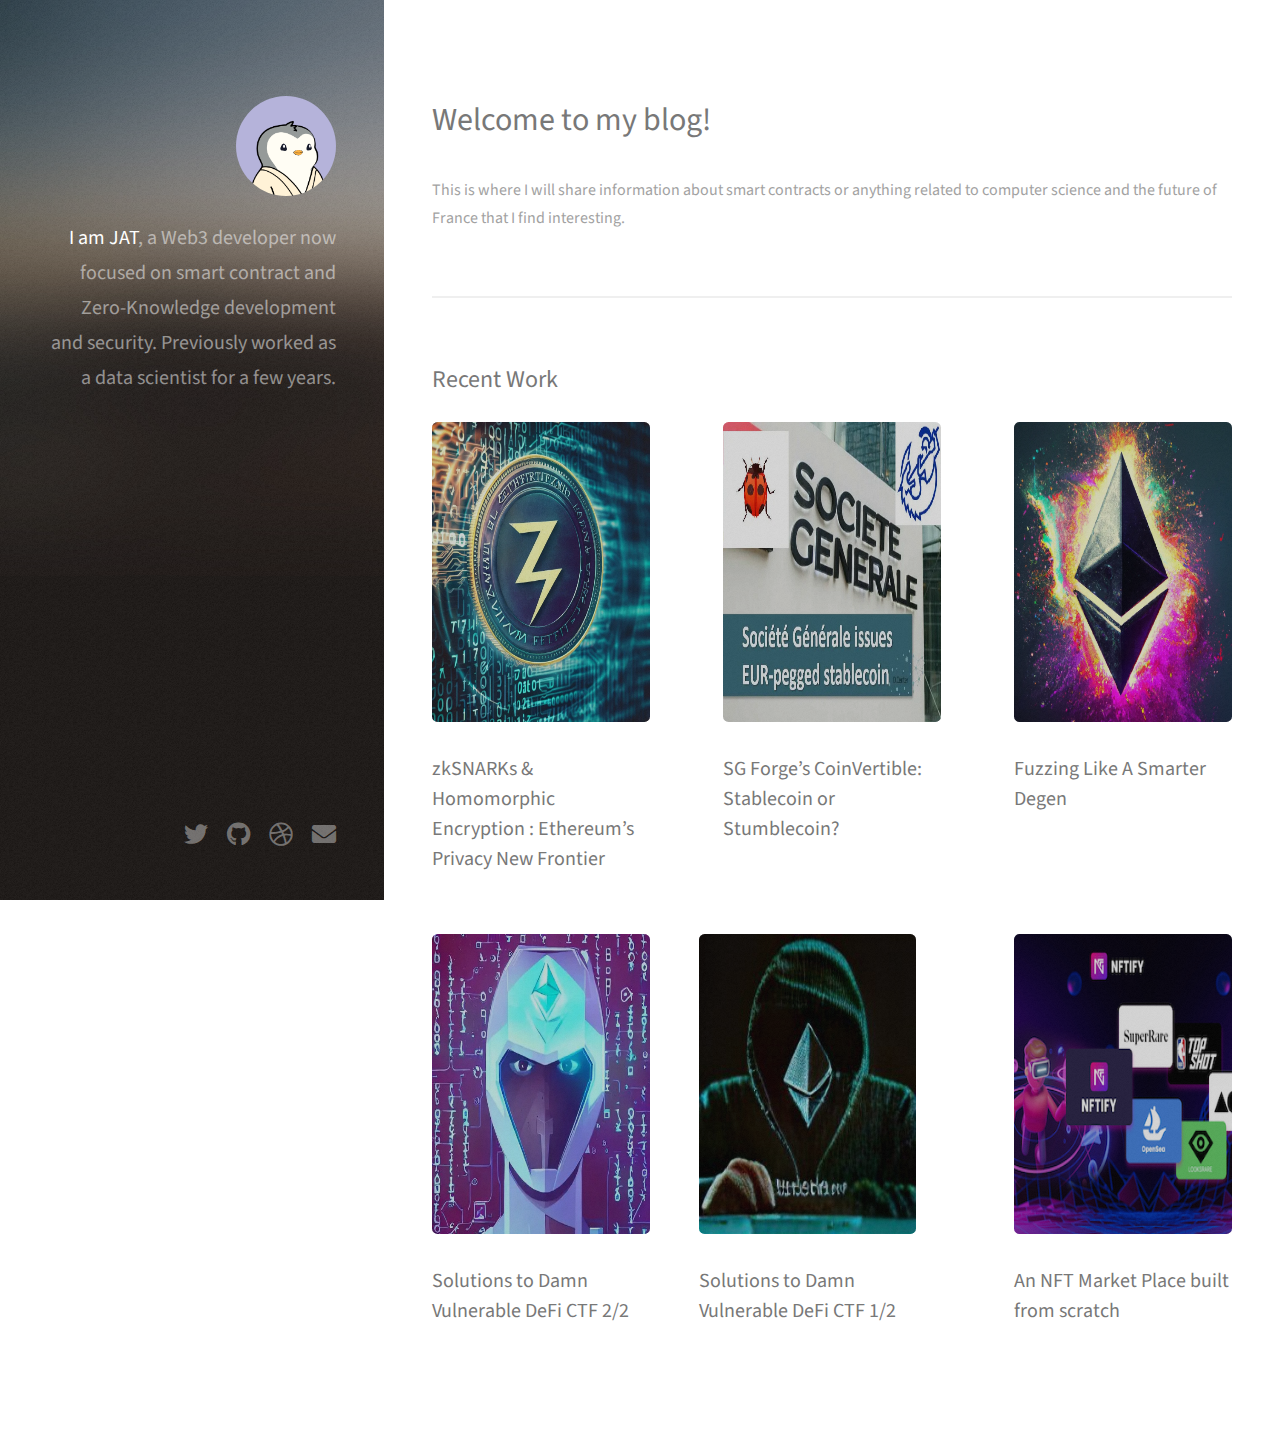
<file: index.html>
<!DOCTYPE HTML>
<!--
	Strata by HTML5 UP
	html5up.net | @ajlkn
	Free for personal and commercial use under the CCA 3.0 license (html5up.net/license)
-->
<style>
    .row {
        display: flex;
        justify-content: space-between;  /* This will space the columns evenly */
    }

    .column {
        flex-basis: 30%;  /* Each column will take up about 30% of the row width. Adjust this as needed. */
        margin-bottom: 40px;
    }

    .column h3 {
        max-width: 250px;  /* Set this width to an appropriate value to allow wrapping as needed */
        word-wrap: break-word;  /* This ensures long words can break across lines */
    }

    .column img {
        height: 300px;
        width: 300px;
    }
</style>
<html>
	<head>
		<title>JAT's den</title>
		<meta charset="utf-8" />
		<meta name="viewport" content="width=device-width, initial-scale=1, user-scalable=no" />
		<link rel="stylesheet" href="assets/css/main.css" />
	</head>
	<body class="is-preload">

		<!-- Header -->
			<header id="header">
				<div class="inner">
					<a href="#" class="image avatar"><img src="images/avatar.png" alt="" /></a>
					<h1><strong>I am JAT</strong>, <br>a Web3 developer now focused on smart contract and Zero-Knowledge development and security. <br> Previously worked as a data scientist for a few years.</h1>
				</div>
			</header>

		<!-- Main -->
			<div id="main">

				<!-- One -->
					<section id="one">
						<header class="major">
							<h2>Welcome to my blog!</h2>
						</header>
						<p>This is where I will share information about smart contracts or anything related to computer science and the future of France that I find interesting.</p>

					</section>

				<!-- Two -->
					<section id="two">
						<h2>Recent Work</h2>
						<div class="row">
							<div class="column">
								<a href="https://medium.com/@jat9292/zksnarks-homomorphic-encryption-ethereums-privacy-new-frontier-b30357236a7a" class="image fit thumb">
									<img src="images/thumbs/pt.webp" /></a>
								<h3>zkSNARKs & Homomorphic Encryption : Ethereum’s Privacy New Frontier</h3>
							</div>
							<div class="column">
								<a href="https://medium.com/@jat9292/sg-forges-coinvertible-stablecoin-or-stumblecoin-31e4b627fa67" class="image fit thumb">
									<img src="images/thumbs/sg.webp" /></a>
								<h3>SG Forge’s CoinVertible: Stablecoin or Stumblecoin?</h3>
							</div>
							<div class="column">
								<a href="https://medium.com/@jat9292/building-a-smart-contracts-fuzzer-for-fun-and-profit-1f73323c2b4d" class="image fit thumb">
									<img src="images/thumbs/fuzzing.webp" /></a>
								<h3>Fuzzing Like A Smarter Degen</h3>
							</div>

							<div class="column">
								<a href="https://medium.com/@jat9292/beating-the-damn-vulnerable-defi-ctf-part-2-2-e6f1e14daae3" class="image fit thumb">
									<img src="images/thumbs/eth_hacker2.jpeg" height="300px" width="300px"/></a>
								
								<h3>Solutions to Damn Vulnerable DeFi CTF 2/2</h3>
							</div>

							<div class="column">
							<a href="https://medium.com/@jat9292/beating-the-damn-vulnerable-defi-ctf-challenges-part-1-2-7660dab2a7d6" class="image fit thumb">
								<img src="images/thumbs/eth_hacker.jpeg" height="300px" width="300px"/></a>
							
							<h3>Solutions to Damn Vulnerable DeFi CTF 1/2</h3>
							</div>
							<p></p>
							<div class="column">
							<a href="https://github.com/jat9292/NFT_marketplace" class="image fit thumb"><img src="images/thumbs/NFT_marketplace.png" height="300px" width="300px"  /></a>
							
							<h3>An NFT Market Place built from scratch</h3>
							</div>
						</div>

					</section>


				<!-- Four -->
				<!--
					<section id="four">
						<h2>Elements</h2>

						<section>
							<h4>Text</h4>
							<p>This is <b>bold</b> and this is <strong>strong</strong>. This is <i>italic</i> and this is <em>emphasized</em>.
							This is <sup>superscript</sup> text and this is <sub>subscript</sub> text.
							This is <u>underlined</u> and this is code: <code>for (;;) { ... }</code>. Finally, <a href="#">this is a link</a>.</p>
							<hr />
							<header>
								<h4>Heading with a Subtitle</h4>
								<p>Lorem ipsum dolor sit amet nullam id egestas urna aliquam</p>
							</header>
							<p>Nunc lacinia ante nunc ac lobortis. Interdum adipiscing gravida odio porttitor sem non mi integer non faucibus ornare mi ut ante amet placerat aliquet. Volutpat eu sed ante lacinia sapien lorem accumsan varius montes viverra nibh in adipiscing blandit tempus accumsan.</p>
							<header>
								<h5>Heading with a Subtitle</h5>
								<p>Lorem ipsum dolor sit amet nullam id egestas urna aliquam</p>
							</header>
							<p>Nunc lacinia ante nunc ac lobortis. Interdum adipiscing gravida odio porttitor sem non mi integer non faucibus ornare mi ut ante amet placerat aliquet. Volutpat eu sed ante lacinia sapien lorem accumsan varius montes viverra nibh in adipiscing blandit tempus accumsan.</p>
							<hr />
							<h2>Heading Level 2</h2>
							<h3>Heading Level 3</h3>
							<h4>Heading Level 4</h4>
							<h5>Heading Level 5</h5>
							<h6>Heading Level 6</h6>
							<hr />
							<h5>Blockquote</h5>
							<blockquote>Fringilla nisl. Donec accumsan interdum nisi, quis tincidunt felis sagittis eget tempus euismod. Vestibulum ante ipsum primis in faucibus vestibulum. Blandit adipiscing eu felis iaculis volutpat ac adipiscing accumsan faucibus. Vestibulum ante ipsum primis in faucibus lorem ipsum dolor sit amet nullam adipiscing eu felis.</blockquote>
							<h5>Preformatted</h5>
							<pre><code>i = 0;

while (!deck.isInOrder()) {
print 'Iteration ' + i;
deck.shuffle();
i++;
}

print 'It took ' + i + ' iterations to sort the deck.';</code></pre>
						</section>

						<section>
							<h4>Lists</h4>
							<div class="row">
								<div class="col-6 col-12-xsmall">
									<h5>Unordered</h5>
									<ul>
										<li>Dolor pulvinar etiam magna etiam.</li>
										<li>Sagittis adipiscing lorem eleifend.</li>
										<li>Felis enim feugiat dolore viverra.</li>
									</ul>
									<h5>Alternate</h5>
									<ul class="alt">
										<li>Dolor pulvinar etiam magna etiam.</li>
										<li>Sagittis adipiscing lorem eleifend.</li>
										<li>Felis enim feugiat dolore viverra.</li>
									</ul>
								</div>
								<div class="col-6 col-12-xsmall">
									<h5>Ordered</h5>
									<ol>
										<li>Dolor pulvinar etiam magna etiam.</li>
										<li>Etiam vel felis at lorem sed viverra.</li>
										<li>Felis enim feugiat dolore viverra.</li>
										<li>Dolor pulvinar etiam magna etiam.</li>
										<li>Etiam vel felis at lorem sed viverra.</li>
										<li>Felis enim feugiat dolore viverra.</li>
									</ol>
									<h5>Icons</h5>
									<ul class="icons">
										<li><a href="#" class="icon brands fa-twitter"><span class="label">Twitter</span></a></li>
										<li><a href="#" class="icon brands fa-facebook-f"><span class="label">Facebook</span></a></li>
										<li><a href="#" class="icon brands fa-instagram"><span class="label">Instagram</span></a></li>
										<li><a href="#" class="icon brands fa-github"><span class="label">Github</span></a></li>
										<li><a href="#" class="icon brands fa-dribbble"><span class="label">Dribbble</span></a></li>
										<li><a href="#" class="icon brands fa-tumblr"><span class="label">Tumblr</span></a></li>
									</ul>
								</div>
							</div>
							<h5>Actions</h5>
							<ul class="actions">
								<li><a href="#" class="button primary">Default</a></li>
								<li><a href="#" class="button">Default</a></li>
							</ul>
							<ul class="actions small">
								<li><a href="#" class="button primary small">Small</a></li>
								<li><a href="#" class="button small">Small</a></li>
							</ul>
							<div class="row">
								<div class="col-6 col-12-small">
									<ul class="actions stacked">
										<li><a href="#" class="button primary">Default</a></li>
										<li><a href="#" class="button">Default</a></li>
									</ul>
								</div>
								<div class="col-6 col-12-small">
									<ul class="actions stacked">
										<li><a href="#" class="button primary small">Small</a></li>
										<li><a href="#" class="button small">Small</a></li>
									</ul>
								</div>
								<div class="col-6 col-12-small">
									<ul class="actions stacked">
										<li><a href="#" class="button primary fit">Default</a></li>
										<li><a href="#" class="button fit">Default</a></li>
									</ul>
								</div>
								<div class="col-6 col-12-small">
									<ul class="actions stacked">
										<li><a href="#" class="button primary small fit">Small</a></li>
										<li><a href="#" class="button small fit">Small</a></li>
									</ul>
								</div>
							</div>
						</section>

						<section>
							<h4>Table</h4>
							<h5>Default</h5>
							<div class="table-wrapper">
								<table>
									<thead>
										<tr>
											<th>Name</th>
											<th>Description</th>
											<th>Price</th>
										</tr>
									</thead>
									<tbody>
										<tr>
											<td>Item One</td>
											<td>Ante turpis integer aliquet porttitor.</td>
											<td>29.99</td>
										</tr>
										<tr>
											<td>Item Two</td>
											<td>Vis ac commodo adipiscing arcu aliquet.</td>
											<td>19.99</td>
										</tr>
										<tr>
											<td>Item Three</td>
											<td> Morbi faucibus arcu accumsan lorem.</td>
											<td>29.99</td>
										</tr>
										<tr>
											<td>Item Four</td>
											<td>Vitae integer tempus condimentum.</td>
											<td>19.99</td>
										</tr>
										<tr>
											<td>Item Five</td>
											<td>Ante turpis integer aliquet porttitor.</td>
											<td>29.99</td>
										</tr>
									</tbody>
									<tfoot>
										<tr>
											<td colspan="2"></td>
											<td>100.00</td>
										</tr>
									</tfoot>
								</table>
							</div>

							<h5>Alternate</h5>
							<div class="table-wrapper">
								<table class="alt">
									<thead>
										<tr>
											<th>Name</th>
											<th>Description</th>
											<th>Price</th>
										</tr>
									</thead>
									<tbody>
										<tr>
											<td>Item One</td>
											<td>Ante turpis integer aliquet porttitor.</td>
											<td>29.99</td>
										</tr>
										<tr>
											<td>Item Two</td>
											<td>Vis ac commodo adipiscing arcu aliquet.</td>
											<td>19.99</td>
										</tr>
										<tr>
											<td>Item Three</td>
											<td> Morbi faucibus arcu accumsan lorem.</td>
											<td>29.99</td>
										</tr>
										<tr>
											<td>Item Four</td>
											<td>Vitae integer tempus condimentum.</td>
											<td>19.99</td>
										</tr>
										<tr>
											<td>Item Five</td>
											<td>Ante turpis integer aliquet porttitor.</td>
											<td>29.99</td>
										</tr>
									</tbody>
									<tfoot>
										<tr>
											<td colspan="2"></td>
											<td>100.00</td>
										</tr>
									</tfoot>
								</table>
							</div>
						</section>

						<section>
							<h4>Buttons</h4>
							<ul class="actions">
								<li><a href="#" class="button primary">Primary</a></li>
								<li><a href="#" class="button">Default</a></li>
							</ul>
							<ul class="actions">
								<li><a href="#" class="button large">Large</a></li>
								<li><a href="#" class="button">Default</a></li>
								<li><a href="#" class="button small">Small</a></li>
							</ul>
							<ul class="actions fit">
								<li><a href="#" class="button primary fit">Fit</a></li>
								<li><a href="#" class="button fit">Fit</a></li>
							</ul>
							<ul class="actions fit small">
								<li><a href="#" class="button primary fit small">Fit + Small</a></li>
								<li><a href="#" class="button fit small">Fit + Small</a></li>
							</ul>
							<ul class="actions">
								<li><a href="#" class="button primary icon solid fa-download">Icon</a></li>
								<li><a href="#" class="button icon solid fa-download">Icon</a></li>
							</ul>
							<ul class="actions">
								<li><span class="button primary disabled">Primary</span></li>
								<li><span class="button disabled">Default</span></li>
							</ul>
						</section>

						<section>
							<h4>Form</h4>
							<form method="post" action="#">
								<div class="row gtr-uniform gtr-50">
									<div class="col-6 col-12-xsmall">
										<input type="text" name="demo-name" id="demo-name" value="" placeholder="Name" />
									</div>
									<div class="col-6 col-12-xsmall">
										<input type="email" name="demo-email" id="demo-email" value="" placeholder="Email" />
									</div>
									<div class="col-12">
										<select name="demo-category" id="demo-category">
											<option value="">- Category -</option>
											<option value="1">Manufacturing</option>
											<option value="1">Shipping</option>
											<option value="1">Administration</option>
											<option value="1">Human Resources</option>
										</select>
									</div>
									<div class="col-4 col-12-small">
										<input type="radio" id="demo-priority-low" name="demo-priority" checked>
										<label for="demo-priority-low">Low Priority</label>
									</div>
									<div class="col-4 col-12-small">
										<input type="radio" id="demo-priority-normal" name="demo-priority">
										<label for="demo-priority-normal">Normal Priority</label>
									</div>
									<div class="col-4 col-12-small">
										<input type="radio" id="demo-priority-high" name="demo-priority">
										<label for="demo-priority-high">High Priority</label>
									</div>
									<div class="col-6 col-12-small">
										<input type="checkbox" id="demo-copy" name="demo-copy">
										<label for="demo-copy">Email me a copy of this message</label>
									</div>
									<div class="col-6 col-12-small">
										<input type="checkbox" id="demo-human" name="demo-human" checked>
										<label for="demo-human">I am a human and not a robot</label>
									</div>
									<div class="col-12">
										<textarea name="demo-message" id="demo-message" placeholder="Enter your message" rows="6"></textarea>
									</div>
									<div class="col-12">
										<ul class="actions">
											<li><input type="submit" value="Send Message" class="primary" /></li>
											<li><input type="reset" value="Reset" /></li>
										</ul>
									</div>
								</div>
							</form>
						</section>

						<section>
							<h4>Image</h4>
							<h5>Fit</h5>
							<div class="box alt">
								<div class="row gtr-50 gtr-uniform">
									<div class="col-12"><span class="image fit"><img src="images/fulls/05.jpg" alt="" /></span></div>
									<div class="col-4"><span class="image fit"><img src="images/thumbs/01.jpg" alt="" /></span></div>
									<div class="col-4"><span class="image fit"><img src="images/thumbs/02.jpg" alt="" /></span></div>
									<div class="col-4"><span class="image fit"><img src="images/thumbs/03.jpg" alt="" /></span></div>
									<div class="col-4"><span class="image fit"><img src="images/thumbs/04.jpg" alt="" /></span></div>
									<div class="col-4"><span class="image fit"><img src="images/thumbs/05.jpg" alt="" /></span></div>
									<div class="col-4"><span class="image fit"><img src="images/thumbs/06.jpg" alt="" /></span></div>
									<div class="col-4"><span class="image fit"><img src="images/thumbs/03.jpg" alt="" /></span></div>
									<div class="col-4"><span class="image fit"><img src="images/thumbs/02.jpg" alt="" /></span></div>
									<div class="col-4"><span class="image fit"><img src="images/thumbs/01.jpg" alt="" /></span></div>
								</div>
							</div>
							<h5>Left &amp; Right</h5>
							<p><span class="image left"><img src="images/avatar.jpg" alt="" /></span>Fringilla nisl. Donec accumsan interdum nisi, quis tincidunt felis sagittis eget. tempus euismod. Vestibulum ante ipsum primis in faucibus vestibulum. Blandit adipiscing eu felis iaculis volutpat ac adipiscing accumsan eu faucibus. Integer ac pellentesque praesent tincidunt felis sagittis eget. tempus euismod. Vestibulum ante ipsum primis in faucibus vestibulum. Blandit adipiscing eu felis iaculis volutpat ac adipiscing accumsan eu faucibus. Integer ac pellentesque praesent. Donec accumsan interdum nisi, quis tincidunt felis sagittis eget. tempus euismod. Vestibulum ante ipsum primis in faucibus vestibulum. Blandit adipiscing eu felis iaculis volutpat ac adipiscing accumsan eu faucibus. Integer ac pellentesque praesent tincidunt felis sagittis eget. tempus euismod. Vestibulum ante ipsum primis in faucibus vestibulum. Blandit adipiscing eu felis iaculis volutpat ac adipiscing accumsan eu faucibus. Integer ac pellentesque praesent.</p>
							<p><span class="image right"><img src="images/avatar.jpg" alt="" /></span>Fringilla nisl. Donec accumsan interdum nisi, quis tincidunt felis sagittis eget. tempus euismod. Vestibulum ante ipsum primis in faucibus vestibulum. Blandit adipiscing eu felis iaculis volutpat ac adipiscing accumsan eu faucibus. Integer ac pellentesque praesent tincidunt felis sagittis eget. tempus euismod. Vestibulum ante ipsum primis in faucibus vestibulum. Blandit adipiscing eu felis iaculis volutpat ac adipiscing accumsan eu faucibus. Integer ac pellentesque praesent. Donec accumsan interdum nisi, quis tincidunt felis sagittis eget. tempus euismod. Vestibulum ante ipsum primis in faucibus vestibulum. Blandit adipiscing eu felis iaculis volutpat ac adipiscing accumsan eu faucibus. Integer ac pellentesque praesent tincidunt felis sagittis eget. tempus euismod. Vestibulum ante ipsum primis in faucibus vestibulum. Blandit adipiscing eu felis iaculis volutpat ac adipiscing accumsan eu faucibus. Integer ac pellentesque praesent.</p>
						</section>

					</section>
					

			</div>

		<!-- Footer -->
			<footer id="footer">
				<div class="inner">
					<ul class="icons">
						<li><a href="https://twitter.com/Jat9292" class="icon brands fa-twitter"><span class="label">Twitter</span></a></li>
						<li><a href="https://github.com/jat9292" class="icon brands fa-github"><span class="label">Github</span></a></li>
						<li><a href="https://jat9292.github.io/" class="icon brands fa-dribbble"><span class="label">Dribbble</span></a></li>
						<li><a href="mailto:josephandre.turk@gmail.com" class="icon solid fa-envelope"><span class="label">Email</span></a></li>
					</ul>
				</div>
			</footer>

		<!-- Scripts -->
			<script src="assets/js/jquery.min.js"></script>
			<script src="assets/js/jquery.poptrox.min.js"></script>
			<script src="assets/js/browser.min.js"></script>
			<script src="assets/js/breakpoints.min.js"></script>
			<script src="assets/js/util.js"></script>
			<script src="assets/js/main.js"></script>

	</body>
</html>
</file>
<file: assets/css/main.css>
@import url("fontawesome-all.min.css");
@import url("https://fonts.googleapis.com/css?family=Source+Sans+Pro:400,400italic");

/*
	Strata by HTML5 UP
	html5up.net | @ajlkn
	Free for personal and commercial use under the CCA 3.0 license (html5up.net/license)
*/

html,
body,
div,
span,
applet,
object,
iframe,
h1,
h2,
h3,
h4,
h5,
h6,
p,
blockquote,
pre,
a,
abbr,
acronym,
address,
big,
cite,
code,
del,
dfn,
em,
img,
ins,
kbd,
q,
s,
samp,
small,
strike,
strong,
sub,
sup,
tt,
var,
b,
u,
i,
center,
dl,
dt,
dd,
ol,
ul,
li,
fieldset,
form,
label,
legend,
table,
caption,
tbody,
tfoot,
thead,
tr,
th,
td,
article,
aside,
canvas,
details,
embed,
figure,
figcaption,
footer,
header,
hgroup,
menu,
nav,
output,
ruby,
section,
summary,
time,
mark,
audio,
video {
  margin: 0;
  padding: 0;
  border: 0;
  font-size: 100%;
  font: inherit;
  vertical-align: baseline;
}

article,
aside,
details,
figcaption,
figure,
footer,
header,
hgroup,
menu,
nav,
section {
  display: block;
}

body {
  line-height: 1;
}

ol,
ul {
  list-style: none;
}

blockquote,
q {
  quotes: none;
}

blockquote:before,
blockquote:after,
q:before,
q:after {
  content: "";
  content: none;
}

table {
  border-collapse: collapse;
  border-spacing: 0;
}

body {
  -webkit-text-size-adjust: none;
}

mark {
  background-color: transparent;
  color: inherit;
}

input::-moz-focus-inner {
  border: 0;
  padding: 0;
}

input,
select,
textarea {
  -moz-appearance: none;
  -webkit-appearance: none;
  -ms-appearance: none;
  appearance: none;
}

/* Basic */

html {
  box-sizing: border-box;
}

*,
*:before,
*:after {
  box-sizing: inherit;
}

body {
  background: #fff;
}

body.is-preload *,
body.is-preload *:before,
body.is-preload *:after {
  -moz-animation: none !important;
  -webkit-animation: none !important;
  -ms-animation: none !important;
  animation: none !important;
  -moz-transition: none !important;
  -webkit-transition: none !important;
  -ms-transition: none !important;
  transition: none !important;
}

body,
input,
select,
textarea {
  color: #a2a2a2;
  font-family: "Source Sans Pro", Helvetica, sans-serif;
  font-size: 16pt;
  font-weight: 400;
  line-height: 1.75em;
}

a {
  -moz-transition: color 0.2s ease-in-out, border-color 0.2s ease-in-out;
  -webkit-transition: color 0.2s ease-in-out, border-color 0.2s ease-in-out;
  -ms-transition: color 0.2s ease-in-out, border-color 0.2s ease-in-out;
  transition: color 0.2s ease-in-out, border-color 0.2s ease-in-out;
  border-bottom: dotted 1px;
  color: #49bf9d;
  text-decoration: none;
}

a:hover {
  border-bottom-color: transparent;
  color: #49bf9d !important;
  text-decoration: none;
}

strong,
b {
  color: #787878;
  font-weight: 400;
}

em,
i {
  font-style: italic;
}

p {
  margin: 0 0 2em 0;
}

h1,
h2,
h3,
h4,
h5,
h6 {
  color: #787878;
  font-weight: 400;
  line-height: 1em;
  margin: 0 0 1em 0;
}

h1 a,
h2 a,
h3 a,
h4 a,
h5 a,
h6 a {
  color: inherit;
  text-decoration: none;
}

h1 {
  font-size: 2em;
  line-height: 1.5em;
}

h2 {
  font-size: 1.5em;
  line-height: 1.5em;
}

h3 {
  font-size: 1.25em;
  line-height: 1.5em;
}

h4 {
  font-size: 1.1em;
  line-height: 1.5em;
}

h5 {
  font-size: 0.9em;
  line-height: 1.5em;
}

h6 {
  font-size: 0.7em;
  line-height: 1.5em;
}

sub {
  font-size: 0.8em;
  position: relative;
  top: 0.5em;
}

sup {
  font-size: 0.8em;
  position: relative;
  top: -0.5em;
}

hr {
  border: 0;
  border-bottom: solid 2px #efefef;
  margin: 2em 0;
}

hr.major {
  margin: 3em 0;
}

blockquote {
  border-left: solid 6px #efefef;
  font-style: italic;
  margin: 0 0 2em 0;
  padding: 0.5em 0 0.5em 1.5em;
}

code {
  background: #f7f7f7;
  border-radius: 0.35em;
  border: solid 2px #efefef;
  font-family: "Courier New", monospace;
  font-size: 0.9em;
  margin: 0 0.25em;
  padding: 0.25em 0.65em;
}

pre {
  -webkit-overflow-scrolling: touch;
  font-family: "Courier New", monospace;
  font-size: 0.9em;
  margin: 0 0 2em 0;
}

pre code {
  display: block;
  line-height: 1.75em;
  padding: 1em 1.5em;
  overflow-x: auto;
}

.align-left {
  text-align: left;
}

.align-center {
  text-align: center;
}

.align-right {
  text-align: right;
}

/* Container */

.container {
  margin: 0 auto;
  max-width: calc(100% - 4em);
  width: 100%;
}

.container.xsmall {
  width: 25%;
}

.container.small {
  width: 50%;
}

.container.medium {
  width: 75%;
}

.container.large {
  width: 125%;
}

.container.xlarge {
  width: 150%;
}

.container.max {
  width: 100%;
}

@media screen and (max-width: 980px) {
  .container {
    width: 100% !important;
    max-width: 100% !important;
  }
}

@media screen and (max-width: 480px) {
  .container {
    max-width: calc(100% - 3em);
  }
}

/* Row */

.row {
  display: flex;
  flex-wrap: wrap;
  box-sizing: border-box;
  align-items: stretch;
}

.row > * {
  box-sizing: border-box;
}

.row.gtr-uniform > * > :last-child {
  margin-bottom: 0;
}

.row.aln-left {
  justify-content: flex-start;
}

.row.aln-center {
  justify-content: center;
}

.row.aln-right {
  justify-content: flex-end;
}

.row.aln-top {
  align-items: flex-start;
}

.row.aln-middle {
  align-items: center;
}

.row.aln-bottom {
  align-items: flex-end;
}

.row > .imp {
  order: -1;
}

.row > .col-1 {
  width: 8.33333%;
}

.row > .off-1 {
  margin-left: 8.33333%;
}

.row > .col-2 {
  width: 16.66667%;
}

.row > .off-2 {
  margin-left: 16.66667%;
}

.row > .col-3 {
  width: 25%;
}

.row > .off-3 {
  margin-left: 25%;
}

.row > .col-4 {
  width: 33.33333%;
}

.row > .off-4 {
  margin-left: 33.33333%;
}

.row > .col-5 {
  width: 41.66667%;
}

.row > .off-5 {
  margin-left: 41.66667%;
}

.row > .col-6 {
  width: 50%;
}

.row > .off-6 {
  margin-left: 50%;
}

.row > .col-7 {
  width: 58.33333%;
}

.row > .off-7 {
  margin-left: 58.33333%;
}

.row > .col-8 {
  width: 66.66667%;
}

.row > .off-8 {
  margin-left: 66.66667%;
}

.row > .col-9 {
  width: 75%;
}

.row > .off-9 {
  margin-left: 75%;
}

.row > .col-10 {
  width: 83.33333%;
}

.row > .off-10 {
  margin-left: 83.33333%;
}

.row > .col-11 {
  width: 91.66667%;
}

.row > .off-11 {
  margin-left: 91.66667%;
}

.row > .col-12 {
  width: 100%;
}

.row > .off-12 {
  margin-left: 100%;
}

.row.gtr-0 {
  margin-top: 0;
  margin-left: 0em;
}

.row.gtr-0 > * {
  padding: 0 0 0 0em;
}

.row.gtr-0.gtr-uniform {
  margin-top: 0em;
}

.row.gtr-0.gtr-uniform > * {
  padding-top: 0em;
}

.row.gtr-25 {
  margin-top: 0;
  margin-left: -0.625em;
}

.row.gtr-25 > * {
  padding: 0 0 0 0.625em;
}

.row.gtr-25.gtr-uniform {
  margin-top: -0.625em;
}

.row.gtr-25.gtr-uniform > * {
  padding-top: 0.625em;
}

.row.gtr-50 {
  margin-top: 0;
  margin-left: -1.25em;
}

.row.gtr-50 > * {
  padding: 0 0 0 1.25em;
}

.row.gtr-50.gtr-uniform {
  margin-top: -1.25em;
}

.row.gtr-50.gtr-uniform > * {
  padding-top: 1.25em;
}

.row {
  margin-top: 0;
  margin-left: -2.5em;
}

.row > * {
  padding: 0 0 0 2.5em;
}

.row.gtr-uniform {
  margin-top: -2.5em;
}

.row.gtr-uniform > * {
  padding-top: 2.5em;
}

.row.gtr-150 {
  margin-top: 0;
  margin-left: -3.75em;
}

.row.gtr-150 > * {
  padding: 0 0 0 3.75em;
}

.row.gtr-150.gtr-uniform {
  margin-top: -3.75em;
}

.row.gtr-150.gtr-uniform > * {
  padding-top: 3.75em;
}

.row.gtr-200 {
  margin-top: 0;
  margin-left: -5em;
}

.row.gtr-200 > * {
  padding: 0 0 0 5em;
}

.row.gtr-200.gtr-uniform {
  margin-top: -5em;
}

.row.gtr-200.gtr-uniform > * {
  padding-top: 5em;
}

@media screen and (max-width: 1800px) {
  .row {
    display: flex;
    flex-wrap: wrap;
    box-sizing: border-box;
    align-items: stretch;
  }

  .row > * {
    box-sizing: border-box;
  }

  .row.gtr-uniform > * > :last-child {
    margin-bottom: 0;
  }

  .row.aln-left {
    justify-content: flex-start;
  }

  .row.aln-center {
    justify-content: center;
  }

  .row.aln-right {
    justify-content: flex-end;
  }

  .row.aln-top {
    align-items: flex-start;
  }

  .row.aln-middle {
    align-items: center;
  }

  .row.aln-bottom {
    align-items: flex-end;
  }

  .row > .imp-xlarge {
    order: -1;
  }

  .row > .col-1-xlarge {
    width: 8.33333%;
  }

  .row > .off-1-xlarge {
    margin-left: 8.33333%;
  }

  .row > .col-2-xlarge {
    width: 16.66667%;
  }

  .row > .off-2-xlarge {
    margin-left: 16.66667%;
  }

  .row > .col-3-xlarge {
    width: 25%;
  }

  .row > .off-3-xlarge {
    margin-left: 25%;
  }

  .row > .col-4-xlarge {
    width: 33.33333%;
  }

  .row > .off-4-xlarge {
    margin-left: 33.33333%;
  }

  .row > .col-5-xlarge {
    width: 41.66667%;
  }

  .row > .off-5-xlarge {
    margin-left: 41.66667%;
  }

  .row > .col-6-xlarge {
    width: 50%;
  }

  .row > .off-6-xlarge {
    margin-left: 50%;
  }

  .row > .col-7-xlarge {
    width: 58.33333%;
  }

  .row > .off-7-xlarge {
    margin-left: 58.33333%;
  }

  .row > .col-8-xlarge {
    width: 66.66667%;
  }

  .row > .off-8-xlarge {
    margin-left: 66.66667%;
  }

  .row > .col-9-xlarge {
    width: 75%;
  }

  .row > .off-9-xlarge {
    margin-left: 75%;
  }

  .row > .col-10-xlarge {
    width: 83.33333%;
  }

  .row > .off-10-xlarge {
    margin-left: 83.33333%;
  }

  .row > .col-11-xlarge {
    width: 91.66667%;
  }

  .row > .off-11-xlarge {
    margin-left: 91.66667%;
  }

  .row > .col-12-xlarge {
    width: 100%;
  }

  .row > .off-12-xlarge {
    margin-left: 100%;
  }

  .row.gtr-0 {
    margin-top: 0;
    margin-left: 0em;
  }

  .row.gtr-0 > * {
    padding: 0 0 0 0em;
  }

  .row.gtr-0.gtr-uniform {
    margin-top: 0em;
  }

  .row.gtr-0.gtr-uniform > * {
    padding-top: 0em;
  }

  .row.gtr-25 {
    margin-top: 0;
    margin-left: -0.625em;
  }

  .row.gtr-25 > * {
    padding: 0 0 0 0.625em;
  }

  .row.gtr-25.gtr-uniform {
    margin-top: -0.625em;
  }

  .row.gtr-25.gtr-uniform > * {
    padding-top: 0.625em;
  }

  .row.gtr-50 {
    margin-top: 0;
    margin-left: -1.25em;
  }

  .row.gtr-50 > * {
    padding: 0 0 0 1.25em;
  }

  .row.gtr-50.gtr-uniform {
    margin-top: -1.25em;
  }

  .row.gtr-50.gtr-uniform > * {
    padding-top: 1.25em;
  }

  .row {
    margin-top: 0;
    margin-left: -2.5em;
  }

  .row > * {
    padding: 0 0 0 2.5em;
  }

  .row.gtr-uniform {
    margin-top: -2.5em;
  }

  .row.gtr-uniform > * {
    padding-top: 2.5em;
  }

  .row.gtr-150 {
    margin-top: 0;
    margin-left: -3.75em;
  }

  .row.gtr-150 > * {
    padding: 0 0 0 3.75em;
  }

  .row.gtr-150.gtr-uniform {
    margin-top: -3.75em;
  }

  .row.gtr-150.gtr-uniform > * {
    padding-top: 3.75em;
  }

  .row.gtr-200 {
    margin-top: 0;
    margin-left: -5em;
  }

  .row.gtr-200 > * {
    padding: 0 0 0 5em;
  }

  .row.gtr-200.gtr-uniform {
    margin-top: -5em;
  }

  .row.gtr-200.gtr-uniform > * {
    padding-top: 5em;
  }
}

@media screen and (max-width: 1280px) {
  .row {
    display: flex;
    flex-wrap: wrap;
    box-sizing: border-box;
    align-items: stretch;
  }

  .row > * {
    box-sizing: border-box;
  }

  .row.gtr-uniform > * > :last-child {
    margin-bottom: 0;
  }

  .row.aln-left {
    justify-content: flex-start;
  }

  .row.aln-center {
    justify-content: center;
  }

  .row.aln-right {
    justify-content: flex-end;
  }

  .row.aln-top {
    align-items: flex-start;
  }

  .row.aln-middle {
    align-items: center;
  }

  .row.aln-bottom {
    align-items: flex-end;
  }

  .row > .imp-large {
    order: -1;
  }

  .row > .col-1-large {
    width: 8.33333%;
  }

  .row > .off-1-large {
    margin-left: 8.33333%;
  }

  .row > .col-2-large {
    width: 16.66667%;
  }

  .row > .off-2-large {
    margin-left: 16.66667%;
  }

  .row > .col-3-large {
    width: 25%;
  }

  .row > .off-3-large {
    margin-left: 25%;
  }

  .row > .col-4-large {
    width: 33.33333%;
  }

  .row > .off-4-large {
    margin-left: 33.33333%;
  }

  .row > .col-5-large {
    width: 41.66667%;
  }

  .row > .off-5-large {
    margin-left: 41.66667%;
  }

  .row > .col-6-large {
    width: 50%;
  }

  .row > .off-6-large {
    margin-left: 50%;
  }

  .row > .col-7-large {
    width: 58.33333%;
  }

  .row > .off-7-large {
    margin-left: 58.33333%;
  }

  .row > .col-8-large {
    width: 66.66667%;
  }

  .row > .off-8-large {
    margin-left: 66.66667%;
  }

  .row > .col-9-large {
    width: 75%;
  }

  .row > .off-9-large {
    margin-left: 75%;
  }

  .row > .col-10-large {
    width: 83.33333%;
  }

  .row > .off-10-large {
    margin-left: 83.33333%;
  }

  .row > .col-11-large {
    width: 91.66667%;
  }

  .row > .off-11-large {
    margin-left: 91.66667%;
  }

  .row > .col-12-large {
    width: 100%;
  }

  .row > .off-12-large {
    margin-left: 100%;
  }

  .row.gtr-0 {
    margin-top: 0;
    margin-left: 0em;
  }

  .row.gtr-0 > * {
    padding: 0 0 0 0em;
  }

  .row.gtr-0.gtr-uniform {
    margin-top: 0em;
  }

  .row.gtr-0.gtr-uniform > * {
    padding-top: 0em;
  }

  .row.gtr-25 {
    margin-top: 0;
    margin-left: -0.5em;
  }

  .row.gtr-25 > * {
    padding: 0 0 0 0.5em;
  }

  .row.gtr-25.gtr-uniform {
    margin-top: -0.5em;
  }

  .row.gtr-25.gtr-uniform > * {
    padding-top: 0.5em;
  }

  .row.gtr-50 {
    margin-top: 0;
    margin-left: -1em;
  }

  .row.gtr-50 > * {
    padding: 0 0 0 1em;
  }

  .row.gtr-50.gtr-uniform {
    margin-top: -1em;
  }

  .row.gtr-50.gtr-uniform > * {
    padding-top: 1em;
  }

  .row {
    margin-top: 0;
    margin-left: -2em;
  }

  .row > * {
    padding: 0 0 0 2em;
  }

  .row.gtr-uniform {
    margin-top: -2em;
  }

  .row.gtr-uniform > * {
    padding-top: 2em;
  }

  .row.gtr-150 {
    margin-top: 0;
    margin-left: -3em;
  }

  .row.gtr-150 > * {
    padding: 0 0 0 3em;
  }

  .row.gtr-150.gtr-uniform {
    margin-top: -3em;
  }

  .row.gtr-150.gtr-uniform > * {
    padding-top: 3em;
  }

  .row.gtr-200 {
    margin-top: 0;
    margin-left: -4em;
  }

  .row.gtr-200 > * {
    padding: 0 0 0 4em;
  }

  .row.gtr-200.gtr-uniform {
    margin-top: -4em;
  }

  .row.gtr-200.gtr-uniform > * {
    padding-top: 4em;
  }
}

@media screen and (max-width: 980px) {
  .row {
    display: flex;
    flex-wrap: wrap;
    box-sizing: border-box;
    align-items: stretch;
  }

  .row > * {
    box-sizing: border-box;
  }

  .row.gtr-uniform > * > :last-child {
    margin-bottom: 0;
  }

  .row.aln-left {
    justify-content: flex-start;
  }

  .row.aln-center {
    justify-content: center;
  }

  .row.aln-right {
    justify-content: flex-end;
  }

  .row.aln-top {
    align-items: flex-start;
  }

  .row.aln-middle {
    align-items: center;
  }

  .row.aln-bottom {
    align-items: flex-end;
  }

  .row > .imp-medium {
    order: -1;
  }

  .row > .col-1-medium {
    width: 8.33333%;
  }

  .row > .off-1-medium {
    margin-left: 8.33333%;
  }

  .row > .col-2-medium {
    width: 16.66667%;
  }

  .row > .off-2-medium {
    margin-left: 16.66667%;
  }

  .row > .col-3-medium {
    width: 25%;
  }

  .row > .off-3-medium {
    margin-left: 25%;
  }

  .row > .col-4-medium {
    width: 33.33333%;
  }

  .row > .off-4-medium {
    margin-left: 33.33333%;
  }

  .row > .col-5-medium {
    width: 41.66667%;
  }

  .row > .off-5-medium {
    margin-left: 41.66667%;
  }

  .row > .col-6-medium {
    width: 50%;
  }

  .row > .off-6-medium {
    margin-left: 50%;
  }

  .row > .col-7-medium {
    width: 58.33333%;
  }

  .row > .off-7-medium {
    margin-left: 58.33333%;
  }

  .row > .col-8-medium {
    width: 66.66667%;
  }

  .row > .off-8-medium {
    margin-left: 66.66667%;
  }

  .row > .col-9-medium {
    width: 75%;
  }

  .row > .off-9-medium {
    margin-left: 75%;
  }

  .row > .col-10-medium {
    width: 83.33333%;
  }

  .row > .off-10-medium {
    margin-left: 83.33333%;
  }

  .row > .col-11-medium {
    width: 91.66667%;
  }

  .row > .off-11-medium {
    margin-left: 91.66667%;
  }

  .row > .col-12-medium {
    width: 100%;
  }

  .row > .off-12-medium {
    margin-left: 100%;
  }

  .row.gtr-0 {
    margin-top: 0;
    margin-left: 0em;
  }

  .row.gtr-0 > * {
    padding: 0 0 0 0em;
  }

  .row.gtr-0.gtr-uniform {
    margin-top: 0em;
  }

  .row.gtr-0.gtr-uniform > * {
    padding-top: 0em;
  }

  .row.gtr-25 {
    margin-top: 0;
    margin-left: -0.5em;
  }

  .row.gtr-25 > * {
    padding: 0 0 0 0.5em;
  }

  .row.gtr-25.gtr-uniform {
    margin-top: -0.5em;
  }

  .row.gtr-25.gtr-uniform > * {
    padding-top: 0.5em;
  }

  .row.gtr-50 {
    margin-top: 0;
    margin-left: -1em;
  }

  .row.gtr-50 > * {
    padding: 0 0 0 1em;
  }

  .row.gtr-50.gtr-uniform {
    margin-top: -1em;
  }

  .row.gtr-50.gtr-uniform > * {
    padding-top: 1em;
  }

  .row {
    margin-top: 0;
    margin-left: -2em;
  }

  .row > * {
    padding: 0 0 0 2em;
  }

  .row.gtr-uniform {
    margin-top: -2em;
  }

  .row.gtr-uniform > * {
    padding-top: 2em;
  }

  .row.gtr-150 {
    margin-top: 0;
    margin-left: -3em;
  }

  .row.gtr-150 > * {
    padding: 0 0 0 3em;
  }

  .row.gtr-150.gtr-uniform {
    margin-top: -3em;
  }

  .row.gtr-150.gtr-uniform > * {
    padding-top: 3em;
  }

  .row.gtr-200 {
    margin-top: 0;
    margin-left: -4em;
  }

  .row.gtr-200 > * {
    padding: 0 0 0 4em;
  }

  .row.gtr-200.gtr-uniform {
    margin-top: -4em;
  }

  .row.gtr-200.gtr-uniform > * {
    padding-top: 4em;
  }
}

@media screen and (max-width: 736px) {
  .row {
    display: flex;
    flex-wrap: wrap;
    box-sizing: border-box;
    align-items: stretch;
  }

  .row > * {
    box-sizing: border-box;
  }

  .row.gtr-uniform > * > :last-child {
    margin-bottom: 0;
  }

  .row.aln-left {
    justify-content: flex-start;
  }

  .row.aln-center {
    justify-content: center;
  }

  .row.aln-right {
    justify-content: flex-end;
  }

  .row.aln-top {
    align-items: flex-start;
  }

  .row.aln-middle {
    align-items: center;
  }

  .row.aln-bottom {
    align-items: flex-end;
  }

  .row > .imp-small {
    order: -1;
  }

  .row > .col-1-small {
    width: 8.33333%;
  }

  .row > .off-1-small {
    margin-left: 8.33333%;
  }

  .row > .col-2-small {
    width: 16.66667%;
  }

  .row > .off-2-small {
    margin-left: 16.66667%;
  }

  .row > .col-3-small {
    width: 25%;
  }

  .row > .off-3-small {
    margin-left: 25%;
  }

  .row > .col-4-small {
    width: 33.33333%;
  }

  .row > .off-4-small {
    margin-left: 33.33333%;
  }

  .row > .col-5-small {
    width: 41.66667%;
  }

  .row > .off-5-small {
    margin-left: 41.66667%;
  }

  .row > .col-6-small {
    width: 50%;
  }

  .row > .off-6-small {
    margin-left: 50%;
  }

  .row > .col-7-small {
    width: 58.33333%;
  }

  .row > .off-7-small {
    margin-left: 58.33333%;
  }

  .row > .col-8-small {
    width: 66.66667%;
  }

  .row > .off-8-small {
    margin-left: 66.66667%;
  }

  .row > .col-9-small {
    width: 75%;
  }

  .row > .off-9-small {
    margin-left: 75%;
  }

  .row > .col-10-small {
    width: 83.33333%;
  }

  .row > .off-10-small {
    margin-left: 83.33333%;
  }

  .row > .col-11-small {
    width: 91.66667%;
  }

  .row > .off-11-small {
    margin-left: 91.66667%;
  }

  .row > .col-12-small {
    width: 100%;
  }

  .row > .off-12-small {
    margin-left: 100%;
  }

  .row.gtr-0 {
    margin-top: 0;
    margin-left: 0em;
  }

  .row.gtr-0 > * {
    padding: 0 0 0 0em;
  }

  .row.gtr-0.gtr-uniform {
    margin-top: 0em;
  }

  .row.gtr-0.gtr-uniform > * {
    padding-top: 0em;
  }

  .row.gtr-25 {
    margin-top: 0;
    margin-left: -0.375em;
  }

  .row.gtr-25 > * {
    padding: 0 0 0 0.375em;
  }

  .row.gtr-25.gtr-uniform {
    margin-top: -0.375em;
  }

  .row.gtr-25.gtr-uniform > * {
    padding-top: 0.375em;
  }

  .row.gtr-50 {
    margin-top: 0;
    margin-left: -0.75em;
  }

  .row.gtr-50 > * {
    padding: 0 0 0 0.75em;
  }

  .row.gtr-50.gtr-uniform {
    margin-top: -0.75em;
  }

  .row.gtr-50.gtr-uniform > * {
    padding-top: 0.75em;
  }

  .row {
    margin-top: 0;
    margin-left: -1.5em;
  }

  .row > * {
    padding: 0 0 0 1.5em;
  }

  .row.gtr-uniform {
    margin-top: -1.5em;
  }

  .row.gtr-uniform > * {
    padding-top: 1.5em;
  }

  .row.gtr-150 {
    margin-top: 0;
    margin-left: -2.25em;
  }

  .row.gtr-150 > * {
    padding: 0 0 0 2.25em;
  }

  .row.gtr-150.gtr-uniform {
    margin-top: -2.25em;
  }

  .row.gtr-150.gtr-uniform > * {
    padding-top: 2.25em;
  }

  .row.gtr-200 {
    margin-top: 0;
    margin-left: -3em;
  }

  .row.gtr-200 > * {
    padding: 0 0 0 3em;
  }

  .row.gtr-200.gtr-uniform {
    margin-top: -3em;
  }

  .row.gtr-200.gtr-uniform > * {
    padding-top: 3em;
  }
}

@media screen and (max-width: 480px) {
  .row {
    display: flex;
    flex-wrap: wrap;
    box-sizing: border-box;
    align-items: stretch;
  }

  .row > * {
    box-sizing: border-box;
  }

  .row.gtr-uniform > * > :last-child {
    margin-bottom: 0;
  }

  .row.aln-left {
    justify-content: flex-start;
  }

  .row.aln-center {
    justify-content: center;
  }

  .row.aln-right {
    justify-content: flex-end;
  }

  .row.aln-top {
    align-items: flex-start;
  }

  .row.aln-middle {
    align-items: center;
  }

  .row.aln-bottom {
    align-items: flex-end;
  }

  .row > .imp-xsmall {
    order: -1;
  }

  .row > .col-1-xsmall {
    width: 8.33333%;
  }

  .row > .off-1-xsmall {
    margin-left: 8.33333%;
  }

  .row > .col-2-xsmall {
    width: 16.66667%;
  }

  .row > .off-2-xsmall {
    margin-left: 16.66667%;
  }

  .row > .col-3-xsmall {
    width: 25%;
  }

  .row > .off-3-xsmall {
    margin-left: 25%;
  }

  .row > .col-4-xsmall {
    width: 33.33333%;
  }

  .row > .off-4-xsmall {
    margin-left: 33.33333%;
  }

  .row > .col-5-xsmall {
    width: 41.66667%;
  }

  .row > .off-5-xsmall {
    margin-left: 41.66667%;
  }

  .row > .col-6-xsmall {
    width: 50%;
  }

  .row > .off-6-xsmall {
    margin-left: 50%;
  }

  .row > .col-7-xsmall {
    width: 58.33333%;
  }

  .row > .off-7-xsmall {
    margin-left: 58.33333%;
  }

  .row > .col-8-xsmall {
    width: 66.66667%;
  }

  .row > .off-8-xsmall {
    margin-left: 66.66667%;
  }

  .row > .col-9-xsmall {
    width: 75%;
  }

  .row > .off-9-xsmall {
    margin-left: 75%;
  }

  .row > .col-10-xsmall {
    width: 83.33333%;
  }

  .row > .off-10-xsmall {
    margin-left: 83.33333%;
  }

  .row > .col-11-xsmall {
    width: 91.66667%;
  }

  .row > .off-11-xsmall {
    margin-left: 91.66667%;
  }

  .row > .col-12-xsmall {
    width: 100%;
  }

  .row > .off-12-xsmall {
    margin-left: 100%;
  }

  .row.gtr-0 {
    margin-top: 0;
    margin-left: 0em;
  }

  .row.gtr-0 > * {
    padding: 0 0 0 0em;
  }

  .row.gtr-0.gtr-uniform {
    margin-top: 0em;
  }

  .row.gtr-0.gtr-uniform > * {
    padding-top: 0em;
  }

  .row.gtr-25 {
    margin-top: 0;
    margin-left: -0.375em;
  }

  .row.gtr-25 > * {
    padding: 0 0 0 0.375em;
  }

  .row.gtr-25.gtr-uniform {
    margin-top: -0.375em;
  }

  .row.gtr-25.gtr-uniform > * {
    padding-top: 0.375em;
  }

  .row.gtr-50 {
    margin-top: 0;
    margin-left: -0.75em;
  }

  .row.gtr-50 > * {
    padding: 0 0 0 0.75em;
  }

  .row.gtr-50.gtr-uniform {
    margin-top: -0.75em;
  }

  .row.gtr-50.gtr-uniform > * {
    padding-top: 0.75em;
  }

  .row {
    margin-top: 0;
    margin-left: -1.5em;
  }

  .row > * {
    padding: 0 0 0 1.5em;
  }

  .row.gtr-uniform {
    margin-top: -1.5em;
  }

  .row.gtr-uniform > * {
    padding-top: 1.5em;
  }

  .row.gtr-150 {
    margin-top: 0;
    margin-left: -2.25em;
  }

  .row.gtr-150 > * {
    padding: 0 0 0 2.25em;
  }

  .row.gtr-150.gtr-uniform {
    margin-top: -2.25em;
  }

  .row.gtr-150.gtr-uniform > * {
    padding-top: 2.25em;
  }

  .row.gtr-200 {
    margin-top: 0;
    margin-left: -3em;
  }

  .row.gtr-200 > * {
    padding: 0 0 0 3em;
  }

  .row.gtr-200.gtr-uniform {
    margin-top: -3em;
  }

  .row.gtr-200.gtr-uniform > * {
    padding-top: 3em;
  }
}

/* Section/Article */

section.special,
article.special {
  text-align: center;
}

header p {
  color: #b2b2b2;
  position: relative;
  margin: 0 0 1.5em 0;
}

header h2 + p {
  font-size: 1.25em;
  margin-top: -1em;
  line-height: 1.5em;
}

header h3 + p {
  font-size: 1.1em;
  margin-top: -0.8em;
  line-height: 1.5em;
}

header h4 + p,
header h5 + p,
header h6 + p {
  font-size: 0.9em;
  margin-top: -0.6em;
  line-height: 1.5em;
}

header.major h2 {
  font-size: 2em;
}

/* Form */

form {
  margin: 0 0 2em 0;
}

label {
  color: #787878;
  display: block;
  font-size: 0.9em;
  font-weight: 400;
  margin: 0 0 1em 0;
}

input[type="text"],
input[type="password"],
input[type="email"],
select,
textarea {
  -moz-appearance: none;
  -webkit-appearance: none;
  -ms-appearance: none;
  appearance: none;
  background: #f7f7f7;
  border-radius: 0.35em;
  border: solid 2px transparent;
  color: inherit;
  display: block;
  outline: 0;
  padding: 0 0.75em;
  text-decoration: none;
  width: 100%;
}

input[type="text"]:invalid,
input[type="password"]:invalid,
input[type="email"]:invalid,
select:invalid,
textarea:invalid {
  box-shadow: none;
}

input[type="text"]:focus,
input[type="password"]:focus,
input[type="email"]:focus,
select:focus,
textarea:focus {
  border-color: #49bf9d;
}

select {
  background-image: url("data:image/svg+xml;charset=utf8,%3Csvg xmlns='http://www.w3.org/2000/svg' width='40' height='40' preserveAspectRatio='none' viewBox='0 0 40 40'%3E%3Cpath d='M9.4,12.3l10.4,10.4l10.4-10.4c0.2-0.2,0.5-0.4,0.9-0.4c0.3,0,0.6,0.1,0.9,0.4l3.3,3.3c0.2,0.2,0.4,0.5,0.4,0.9 c0,0.4-0.1,0.6-0.4,0.9L20.7,31.9c-0.2,0.2-0.5,0.4-0.9,0.4c-0.3,0-0.6-0.1-0.9-0.4L4.3,17.3c-0.2-0.2-0.4-0.5-0.4-0.9 c0-0.4,0.1-0.6,0.4-0.9l3.3-3.3c0.2-0.2,0.5-0.4,0.9-0.4S9.1,12.1,9.4,12.3z' fill='%23dfdfdf' /%3E%3C/svg%3E");
  background-size: 1.25rem;
  background-repeat: no-repeat;
  background-position: calc(100% - 1rem) center;
  height: 2.75em;
  padding-right: 2.75em;
  text-overflow: ellipsis;
}

select option {
  color: #787878;
  background: #fff;
}

select:focus::-ms-value {
  background-color: transparent;
}

select::-ms-expand {
  display: none;
}

input[type="text"],
input[type="password"],
input[type="email"],
select {
  height: 2.75em;
}

textarea {
  padding: 0.75em;
}

input[type="checkbox"],
input[type="radio"] {
  -moz-appearance: none;
  -webkit-appearance: none;
  -ms-appearance: none;
  appearance: none;
  display: block;
  float: left;
  margin-right: -2em;
  opacity: 0;
  width: 1em;
  z-index: -1;
}

input[type="checkbox"] + label,
input[type="radio"] + label {
  text-decoration: none;
  color: #a2a2a2;
  cursor: pointer;
  display: inline-block;
  font-size: 1em;
  font-weight: 400;
  padding-left: 2.4em;
  padding-right: 0.75em;
  position: relative;
}

input[type="checkbox"] + label:before,
input[type="radio"] + label:before {
  -moz-osx-font-smoothing: grayscale;
  -webkit-font-smoothing: antialiased;
  display: inline-block;
  font-style: normal;
  font-variant: normal;
  text-rendering: auto;
  line-height: 1;
  text-transform: none !important;
  font-family: "Font Awesome 5 Free";
  font-weight: 900;
}

input[type="checkbox"] + label:before,
input[type="radio"] + label:before {
  background: #f7f7f7;
  border-radius: 0.35em;
  border: solid 2px transparent;
  content: "";
  display: inline-block;
  font-size: 0.8em;
  height: 2.0625em;
  left: 0;
  line-height: 1.85625em;
  position: absolute;
  text-align: center;
  top: 0;
  width: 2.0625em;
}

input[type="checkbox"]:checked + label:before,
input[type="radio"]:checked + label:before {
  background: #787878;
  border-color: #787878;
  color: #fff;
  content: "\f00c";
}

input[type="checkbox"]:focus + label:before,
input[type="radio"]:focus + label:before {
  border-color: #49bf9d;
}

input[type="checkbox"] + label:before {
  border-radius: 0.35em;
}

input[type="radio"] + label:before {
  border-radius: 100%;
}

::-webkit-input-placeholder {
  color: #b2b2b2 !important;
  opacity: 1;
}

:-moz-placeholder {
  color: #b2b2b2 !important;
  opacity: 1;
}

::-moz-placeholder {
  color: #b2b2b2 !important;
  opacity: 1;
}

:-ms-input-placeholder {
  color: #b2b2b2 !important;
  opacity: 1;
}

/* Box */

.box {
  border-radius: 0.35em;
  border: solid 2px #efefef;
  margin-bottom: 2em;
  padding: 1.5em;
}

.box > :last-child,
.box > :last-child > :last-child,
.box > :last-child > :last-child > :last-child {
  margin-bottom: 0;
}

.box.alt {
  border: 0;
  border-radius: 0;
  padding: 0;
}

/* Icon */

.icon {
  text-decoration: none;
  border-bottom: none;
  position: relative;
}

.icon:before {
  -moz-osx-font-smoothing: grayscale;
  -webkit-font-smoothing: antialiased;
  display: inline-block;
  font-style: normal;
  font-variant: normal;
  text-rendering: auto;
  line-height: 1;
  text-transform: none !important;
  font-family: "Font Awesome 5 Free";
  font-weight: 400;
}

.icon > .label {
  display: none;
}

.icon:before {
  line-height: inherit;
}

.icon.solid:before {
  font-weight: 900;
}

.icon.brands:before {
  font-family: "Font Awesome 5 Brands";
}

/* Image */

.image {
  border-radius: 0.35em;
  border: 0;
  display: inline-block;
  position: relative;
}

.image:before {
  -moz-transition: opacity 0.2s ease-in-out;
  -webkit-transition: opacity 0.2s ease-in-out;
  -ms-transition: opacity 0.2s ease-in-out;
  transition: opacity 0.2s ease-in-out;
  background: url("images/overlay.png");
  border-radius: 0.35em;
  content: "";
  display: block;
  height: 100%;
  left: 0;
  opacity: 0.5;
  position: absolute;
  top: 0;
  width: 100%;
}

.image.thumb {
  text-align: center;
}

.image.thumb:after {
  -moz-transition: opacity 0.2s ease-in-out;
  -webkit-transition: opacity 0.2s ease-in-out;
  -ms-transition: opacity 0.2s ease-in-out;
  transition: opacity 0.2s ease-in-out;
  border-radius: 0.35em;
  border: solid 3px rgba(255, 255, 255, 0.5);
  color: #fff;
  content: "View";
  display: inline-block;
  font-size: 0.8em;
  font-weight: 400;
  left: 50%;
  line-height: 2.25em;
  margin: -1.25em 0 0 -3em;
  opacity: 0;
  padding: 0 1.5em;
  position: absolute;
  text-align: center;
  text-decoration: none;
  top: 50%;
  white-space: nowrap;
}

.image.thumb:hover:after {
  opacity: 1;
}

.image.thumb:hover:before {
  background: url("images/overlay.png"), url("images/overlay.png");
  opacity: 1;
}

.image img {
  border-radius: 0.35em;
  display: block;
}

.image.left {
  float: left;
  margin: 0 1.5em 1em 0;
  top: 0.25em;
}

.image.right {
  float: right;
  margin: 0 0 1em 1.5em;
  top: 0.25em;
}

.image.left,
.image.right {
  max-width: 40%;
}

.image.left img,
.image.right img {
  width: 100%;
}

.image.fit {
  display: block;
  margin: 0 0 2em 0;
  width: 100%;
}

.image.fit img {
  width: 100%;
}

.image.avatar {
  border-radius: 100%;
}

.image.avatar:before {
  display: none;
}

.image.avatar img {
  border-radius: 100%;
  width: 100%;
}

/* List */

ol {
  list-style: decimal;
  margin: 0 0 2em 0;
  padding-left: 1.25em;
}

ol li {
  padding-left: 0.25em;
}

ul {
  list-style: disc;
  margin: 0 0 2em 0;
  padding-left: 1em;
}

ul li {
  padding-left: 0.5em;
}

ul.alt {
  list-style: none;
  padding-left: 0;
}

ul.alt li {
  border-top: solid 2px #efefef;
  padding: 0.5em 0;
}

ul.alt li:first-child {
  border-top: 0;
  padding-top: 0;
}

dl {
  margin: 0 0 2em 0;
}

/* Icons */

ul.icons {
  cursor: default;
  list-style: none;
  padding-left: 0;
}

ul.icons li {
  display: inline-block;
  padding: 0 1em 0 0;
}

ul.icons li:last-child {
  padding-right: 0;
}

ul.icons li .icon:before {
  font-size: 1.5em;
}

/* Labeled Icons */

ul.labeled-icons {
  list-style: none;
  padding: 0;
}

ul.labeled-icons li {
  line-height: 1.75em;
  margin: 1.5em 0 0 0;
  padding-left: 2.25em;
  position: relative;
}

ul.labeled-icons li:first-child {
  margin-top: 0;
}

ul.labeled-icons li a {
  color: inherit;
}

ul.labeled-icons li h3 {
  color: #b2b2b2;
  left: 0;
  position: absolute;
  text-align: center;
  top: 0;
  width: 1em;
}

/* Actions */

ul.actions {
  display: -moz-flex;
  display: -webkit-flex;
  display: -ms-flex;
  display: flex;
  cursor: default;
  list-style: none;
  margin-left: -1em;
  padding-left: 0;
}

ul.actions li {
  padding: 0 0 0 1em;
  vertical-align: middle;
}

ul.actions.special {
  -moz-justify-content: center;
  -webkit-justify-content: center;
  -ms-justify-content: center;
  justify-content: center;
  width: 100%;
  margin-left: 0;
}

ul.actions.special li:first-child {
  padding-left: 0;
}

ul.actions.stacked {
  -moz-flex-direction: column;
  -webkit-flex-direction: column;
  -ms-flex-direction: column;
  flex-direction: column;
  margin-left: 0;
}

ul.actions.stacked li {
  padding: 1.3em 0 0 0;
}

ul.actions.stacked li:first-child {
  padding-top: 0;
}

ul.actions.fit {
  width: calc(100% + 1em);
}

ul.actions.fit li {
  -moz-flex-grow: 1;
  -webkit-flex-grow: 1;
  -ms-flex-grow: 1;
  flex-grow: 1;
  -moz-flex-shrink: 1;
  -webkit-flex-shrink: 1;
  -ms-flex-shrink: 1;
  flex-shrink: 1;
  width: 100%;
}

ul.actions.fit li > * {
  width: 100%;
}

ul.actions.fit.stacked {
  width: 100%;
}

@media screen and (max-width: 480px) {
  ul.actions:not(.fixed) {
    -moz-flex-direction: column;
    -webkit-flex-direction: column;
    -ms-flex-direction: column;
    flex-direction: column;
    margin-left: 0;
    width: 100% !important;
  }

  ul.actions:not(.fixed) li {
    -moz-flex-grow: 1;
    -webkit-flex-grow: 1;
    -ms-flex-grow: 1;
    flex-grow: 1;
    -moz-flex-shrink: 1;
    -webkit-flex-shrink: 1;
    -ms-flex-shrink: 1;
    flex-shrink: 1;
    padding: 1em 0 0 0;
    text-align: center;
    width: 100%;
  }

  ul.actions:not(.fixed) li > * {
    width: 100%;
  }

  ul.actions:not(.fixed) li:first-child {
    padding-top: 0;
  }

  ul.actions:not(.fixed) li input[type="submit"],
  ul.actions:not(.fixed) li input[type="reset"],
  ul.actions:not(.fixed) li input[type="button"],
  ul.actions:not(.fixed) li button,
  ul.actions:not(.fixed) li .button {
    width: 100%;
  }

  ul.actions:not(.fixed) li input[type="submit"].icon:before,
  ul.actions:not(.fixed) li input[type="reset"].icon:before,
  ul.actions:not(.fixed) li input[type="button"].icon:before,
  ul.actions:not(.fixed) li button.icon:before,
  ul.actions:not(.fixed) li .button.icon:before {
    margin-left: -0.5em;
  }
}

/* Table */

.table-wrapper {
  -webkit-overflow-scrolling: touch;
  overflow-x: auto;
}

table {
  margin: 0 0 2em 0;
  width: 100%;
}

table tbody tr {
  border: solid 1px #efefef;
  border-left: 0;
  border-right: 0;
}

table tbody tr:nth-child(2n + 1) {
  background-color: #f7f7f7;
}

table td {
  padding: 0.75em 0.75em;
}

table th {
  color: #787878;
  font-size: 0.9em;
  font-weight: 400;
  padding: 0 0.75em 0.75em 0.75em;
  text-align: left;
}

table thead {
  border-bottom: solid 2px #efefef;
}

table tfoot {
  border-top: solid 2px #efefef;
}

table.alt {
  border-collapse: separate;
}

table.alt tbody tr td {
  border: solid 2px #efefef;
  border-left-width: 0;
  border-top-width: 0;
}

table.alt tbody tr td:first-child {
  border-left-width: 2px;
}

table.alt tbody tr:first-child td {
  border-top-width: 2px;
}

table.alt thead {
  border-bottom: 0;
}

table.alt tfoot {
  border-top: 0;
}

/* Button */

input[type="submit"],
input[type="reset"],
input[type="button"],
.button {
  -moz-appearance: none;
  -webkit-appearance: none;
  -ms-appearance: none;
  appearance: none;
  -moz-transition: background-color 0.2s ease-in-out, color 0.2s ease-in-out,
    border-color 0.2s ease-in-out;
  -webkit-transition: background-color 0.2s ease-in-out, color 0.2s ease-in-out,
    border-color 0.2s ease-in-out;
  -ms-transition: background-color 0.2s ease-in-out, color 0.2s ease-in-out,
    border-color 0.2s ease-in-out;
  transition: background-color 0.2s ease-in-out, color 0.2s ease-in-out,
    border-color 0.2s ease-in-out;
  background-color: transparent;
  border-radius: 0.35em;
  border: solid 3px #efefef;
  color: #787878 !important;
  cursor: pointer;
  display: inline-block;
  font-weight: 400;
  height: 3.15em;
  height: calc(2.75em + 6px);
  line-height: 2.75em;
  min-width: 10em;
  padding: 0 1.5em;
  text-align: center;
  text-decoration: none;
  white-space: nowrap;
}

input[type="submit"]:hover,
input[type="reset"]:hover,
input[type="button"]:hover,
.button:hover {
  border-color: #49bf9d;
  color: #49bf9d !important;
}

input[type="submit"]:active,
input[type="reset"]:active,
input[type="button"]:active,
.button:active {
  background-color: rgba(73, 191, 157, 0.1);
  border-color: #49bf9d;
  color: #49bf9d !important;
}

input[type="submit"].icon,
input[type="reset"].icon,
input[type="button"].icon,
.button.icon {
  padding-left: 1.35em;
}

input[type="submit"].icon:before,
input[type="reset"].icon:before,
input[type="button"].icon:before,
.button.icon:before {
  margin-right: 0.5em;
}

input[type="submit"].fit,
input[type="reset"].fit,
input[type="button"].fit,
.button.fit {
  min-width: 0;
  width: 100%;
}

input[type="submit"].small,
input[type="reset"].small,
input[type="button"].small,
.button.small {
  font-size: 0.8em;
}

input[type="submit"].large,
input[type="reset"].large,
input[type="button"].large,
.button.large {
  font-size: 1.35em;
}

input[type="submit"].primary,
input[type="reset"].primary,
input[type="button"].primary,
.button.primary {
  background-color: #49bf9d;
  border-color: #49bf9d;
  color: #ffffff !important;
}

input[type="submit"].primary:hover,
input[type="reset"].primary:hover,
input[type="button"].primary:hover,
.button.primary:hover {
  background-color: #5cc6a7;
  border-color: #5cc6a7;
}

input[type="submit"].primary:active,
input[type="reset"].primary:active,
input[type="button"].primary:active,
.button.primary:active {
  background-color: #3eb08f;
  border-color: #3eb08f;
}

input[type="submit"].disabled,
input[type="submit"]:disabled,
input[type="reset"].disabled,
input[type="reset"]:disabled,
input[type="button"].disabled,
input[type="button"]:disabled,
.button.disabled,
.button:disabled {
  background-color: #e7e7e7 !important;
  border-color: #e7e7e7 !important;
  color: #b2b2b2 !important;
  cursor: default;
}

/* Work Item */

.work-item {
  margin: 0 0 2em 0;
}

.work-item .image {
  margin: 0 0 1.5em 0;
}

.work-item h3 {
  font-size: 1em;
  margin: 0 0 0.5em 0;
}

.work-item p {
  font-size: 0.8em;
  line-height: 1.5em;
  margin: 0;
}

/* Header */

#header {
  display: -moz-flex;
  display: -webkit-flex;
  display: -ms-flex;
  display: flex;
  -moz-flex-direction: column;
  -webkit-flex-direction: column;
  -ms-flex-direction: column;
  flex-direction: column;
  -moz-align-items: -moz-flex-end;
  -webkit-align-items: -webkit-flex-end;
  -ms-align-items: -ms-flex-end;
  align-items: flex-end;
  -moz-justify-content: space-between;
  -webkit-justify-content: space-between;
  -ms-justify-content: space-between;
  justify-content: space-between;
  background-color: #1f1815;
  background-attachment: scroll, scroll;
  background-image: url("images/overlay.png"), url("../../images/bg.jpg");
  background-position: top left, top left;
  background-repeat: repeat, no-repeat;
  background-size: auto, 150%;
  color: rgba(255, 255, 255, 0.5);
  height: 100%;
  left: 0;
  padding: 8em 4em;
  position: fixed;
  text-align: right;
  top: 0;
  width: 35%;
}

#header > * {
  -moz-flex-shrink: 0;
  -webkit-flex-shrink: 0;
  -ms-flex-shrink: 0;
  flex-shrink: 0;
  width: 100%;
}

#header > .inner {
  -moz-flex-grow: 1;
  -webkit-flex-grow: 1;
  -ms-flex-grow: 1;
  flex-grow: 1;
  margin: 0 0 2em 0;
}

#header strong,
#header b {
  color: #ffffff;
}

#header h2,
#header h3,
#header h4,
#header h5,
#header h6 {
  color: #ffffff;
}

#header h1 {
  color: rgba(255, 255, 255, 0.5);
  font-size: 1.35em;
  line-height: 1.75em;
  margin: 0;
}

#header .image.avatar {
  margin: 0 0 1em 0;
  width: 6.25em;
}

/* Footer */

#footer .icons {
  margin: 1em 0 0 0;
}

#footer .icons a {
  color: rgba(255, 255, 255, 0.4);
}

#footer .copyright {
  color: rgba(255, 255, 255, 0.4);
  font-size: 0.8em;
  list-style: none;
  margin: 1em 0 0 0;
  padding: 0;
}

#footer .copyright li {
  border-left: solid 1px rgba(255, 255, 255, 0.25);
  display: inline-block;
  line-height: 1em;
  margin-left: 0.75em;
  padding-left: 0.75em;
}

#footer .copyright li:first-child {
  border-left: 0;
  margin-left: 0;
  padding-left: 0;
}

#footer .copyright li a {
  color: inherit;
}

/* Main */

#main {
  margin-left: 35%;
  max-width: 54em;
  padding: 8em 4em 4em 4em;
  width: calc(100% - 35%);
}

#main > section {
  border-top: solid 2px #efefef;
  margin: 4em 0 0 0;
  padding: 4em 0 0 0;
}

#main > section:first-child {
  border-top: 0;
  margin-top: 0;
  padding-top: 0;
}

/* Poptrox */

@-moz-keyframes spin {
  0% {
    -moz-transform: rotate(0deg);
    -webkit-transform: rotate(0deg);
    -ms-transform: rotate(0deg);
    transform: rotate(0deg);
  }

  100% {
    -moz-transform: rotate(360deg);
    -webkit-transform: rotate(360deg);
    -ms-transform: rotate(360deg);
    transform: rotate(360deg);
  }
}

@-webkit-keyframes spin {
  0% {
    -moz-transform: rotate(0deg);
    -webkit-transform: rotate(0deg);
    -ms-transform: rotate(0deg);
    transform: rotate(0deg);
  }

  100% {
    -moz-transform: rotate(360deg);
    -webkit-transform: rotate(360deg);
    -ms-transform: rotate(360deg);
    transform: rotate(360deg);
  }
}

@-ms-keyframes spin {
  0% {
    -moz-transform: rotate(0deg);
    -webkit-transform: rotate(0deg);
    -ms-transform: rotate(0deg);
    transform: rotate(0deg);
  }

  100% {
    -moz-transform: rotate(360deg);
    -webkit-transform: rotate(360deg);
    -ms-transform: rotate(360deg);
    transform: rotate(360deg);
  }
}

@keyframes spin {
  0% {
    -moz-transform: rotate(0deg);
    -webkit-transform: rotate(0deg);
    -ms-transform: rotate(0deg);
    transform: rotate(0deg);
  }

  100% {
    -moz-transform: rotate(360deg);
    -webkit-transform: rotate(360deg);
    -ms-transform: rotate(360deg);
    transform: rotate(360deg);
  }
}

.poptrox-popup {
  -moz-box-sizing: content-box;
  -webkit-box-sizing: content-box;
  -ms-box-sizing: content-box;
  box-sizing: content-box;
  -webkit-tap-highlight-color: rgba(255, 255, 255, 0);
  background: #fff;
  border-radius: 0.35em;
  box-shadow: 0 0.1em 0.15em 0 rgba(0, 0, 0, 0.15);
  overflow: hidden;
  padding-bottom: 3em;
}

.poptrox-popup .loader {
  text-decoration: none;
  -moz-animation: spin 1s linear infinite;
  -webkit-animation: spin 1s linear infinite;
  -ms-animation: spin 1s linear infinite;
  animation: spin 1s linear infinite;
  font-size: 1.5em;
  height: 1em;
  left: 50%;
  line-height: 1em;
  margin: -0.5em 0 0 -0.5em;
  position: absolute;
  top: 50%;
  width: 1em;
}

.poptrox-popup .loader:before {
  -moz-osx-font-smoothing: grayscale;
  -webkit-font-smoothing: antialiased;
  display: inline-block;
  font-style: normal;
  font-variant: normal;
  text-rendering: auto;
  line-height: 1;
  text-transform: none !important;
  font-family: "Font Awesome 5 Free";
  font-weight: 900;
}

.poptrox-popup .loader:before {
  content: "\f1ce";
}

.poptrox-popup .caption {
  background: #fff;
  bottom: 0;
  cursor: default;
  font-size: 0.9em;
  height: 3em;
  left: 0;
  line-height: 2.8em;
  position: absolute;
  text-align: center;
  width: 100%;
  z-index: 1;
}

.poptrox-popup .nav-next,
.poptrox-popup .nav-previous {
  text-decoration: none;
  -moz-transition: opacity 0.2s ease-in-out;
  -webkit-transition: opacity 0.2s ease-in-out;
  -ms-transition: opacity 0.2s ease-in-out;
  transition: opacity 0.2s ease-in-out;
  -webkit-tap-highlight-color: rgba(255, 255, 255, 0);
  background: rgba(0, 0, 0, 0.01);
  cursor: pointer;
  height: 100%;
  opacity: 0;
  position: absolute;
  top: 0;
  width: 50%;
}

.poptrox-popup .nav-next:before,
.poptrox-popup .nav-previous:before {
  -moz-osx-font-smoothing: grayscale;
  -webkit-font-smoothing: antialiased;
  display: inline-block;
  font-style: normal;
  font-variant: normal;
  text-rendering: auto;
  line-height: 1;
  text-transform: none !important;
  font-family: "Font Awesome 5 Free";
  font-weight: 900;
}

.poptrox-popup .nav-next:before,
.poptrox-popup .nav-previous:before {
  color: #fff;
  font-size: 2.5em;
  height: 1em;
  line-height: 1em;
  margin-top: -0.75em;
  position: absolute;
  text-align: center;
  top: 50%;
  width: 1.5em;
}

.poptrox-popup .nav-next {
  right: 0;
}

.poptrox-popup .nav-next:before {
  content: "\f105";
  right: 0;
}

.poptrox-popup .nav-previous {
  left: 0;
}

.poptrox-popup .nav-previous:before {
  content: "\f104";
  left: 0;
}

.poptrox-popup .closer {
  text-decoration: none;
  -moz-transition: opacity 0.2s ease-in-out;
  -webkit-transition: opacity 0.2s ease-in-out;
  -ms-transition: opacity 0.2s ease-in-out;
  transition: opacity 0.2s ease-in-out;
  -webkit-tap-highlight-color: rgba(255, 255, 255, 0);
  color: #fff;
  height: 4em;
  line-height: 4em;
  opacity: 0;
  position: absolute;
  right: 0;
  text-align: center;
  top: 0;
  width: 4em;
  z-index: 2;
}

.poptrox-popup .closer:before {
  -moz-osx-font-smoothing: grayscale;
  -webkit-font-smoothing: antialiased;
  display: inline-block;
  font-style: normal;
  font-variant: normal;
  text-rendering: auto;
  line-height: 1;
  text-transform: none !important;
  font-family: "Font Awesome 5 Free";
  font-weight: 900;
}

.poptrox-popup .closer:before {
  -moz-box-sizing: content-box;
  -webkit-box-sizing: content-box;
  -ms-box-sizing: content-box;
  box-sizing: content-box;
  border-radius: 100%;
  border: solid 3px rgba(255, 255, 255, 0.5);
  content: "\f00d";
  display: block;
  font-size: 1em;
  height: 1.75em;
  left: 50%;
  line-height: 1.75em;
  margin: -0.875em 0 0 -0.875em;
  position: absolute;
  top: 50%;
  width: 1.75em;
}

.poptrox-popup:hover .nav-next,
.poptrox-popup:hover .nav-previous {
  opacity: 0.5;
}

.poptrox-popup:hover .nav-next:hover,
.poptrox-popup:hover .nav-previous:hover {
  opacity: 1;
}

.poptrox-popup:hover .closer {
  opacity: 0.5;
}

.poptrox-popup:hover .closer:hover {
  opacity: 1;
}

/* Touch */

body.is-touch .image.thumb:before {
  opacity: 0.5 !important;
}

body.is-touch .image.thumb:after {
  display: none !important;
}

body.is-touch #header {
  background-attachment: scroll;
  background-size: auto, cover;
}

body.is-touch .poptrox-popup .nav-next,
body.is-touch .poptrox-popup .nav-previous,
body.is-touch .poptrox-popup .closer {
  opacity: 1 !important;
}

/* XLarge */

@media screen and (max-width: 1800px) {
  /* Basic */

  body,
  input,
  select,
  textarea {
    font-size: 12pt;
  }
}

/* Large */

@media screen and (max-width: 1280px) {
  /* Header */

  #header {
    padding: 6em 3em 3em 3em;
    width: 30%;
  }

  #header h1 {
    font-size: 1.25em;
  }

  #header h1 br {
    display: none;
  }

  #header > .inner {
    margin-bottom: 0;
  }

  /* Footer */

  #footer .copyright li {
    border-left-width: 0;
    display: block;
    line-height: 2.25em;
    margin-left: 0;
    padding-left: 0;
  }

  /* Main */

  #main {
    margin-left: 30%;
    max-width: none;
    padding: 6em 3em 3em 3em;
    width: calc(100% - 30%);
  }
}

/* Medium */

@media screen and (max-width: 980px) {
  /* Basic */

  h1 br,
  h2 br,
  h3 br,
  h4 br,
  h5 br,
  h6 br {
    display: none;
  }

  /* List */

  ul.icons li .icon {
    font-size: 1.25em;
  }

  /* Header */

  #header {
    background-attachment: scroll;
    background-position: top left, center center;
    background-size: auto, cover;
    left: auto;
    padding: 6em 4em;
    position: relative;
    text-align: center;
    top: auto;
    width: 100%;
    display: block;
  }

  #header h1 {
    font-size: 1.75em;
  }

  #header h1 br {
    display: inline;
  }

  /* Footer */

  #footer {
    background-attachment: scroll;
    background-color: #1f1815;
    background-image: url("images/overlay.png"), url("../../images/bg.jpg");
    background-position: top left, bottom center;
    background-repeat: repeat, no-repeat;
    background-size: auto, cover;
    bottom: auto;
    left: auto;
    padding: 4em 4em 6em 4em;
    position: relative;
    text-align: center;
    width: 100%;
  }

  #footer .icons {
    margin: 0 0 1em 0;
  }

  #footer .copyright {
    margin: 0 0 1em 0;
  }

  #footer .copyright li {
    border-left-width: 1px;
    display: inline-block;
    line-height: 1em;
    margin-left: 0.75em;
    padding-left: 0.75em;
  }

  /* Main */

  #main {
    margin: 0;
    padding: 6em 4em;
    width: 100%;
  }
}

/* Small */

@media screen and (max-width: 736px) {
  /* Basic */

  h1 {
    font-size: 1.5em;
  }

  h2 {
    font-size: 1.2em;
  }

  h3 {
    font-size: 1em;
  }

  /* Section/Article */

  section.special,
  article.special {
    text-align: center;
  }

  header.major h2 {
    font-size: 1.35em;
  }

  /* List */

  ul.labeled-icons li {
    padding-left: 2em;
  }

  ul.labeled-icons li h3 {
    line-height: 1.75em;
  }

  /* Header */

  #header {
    padding: 2.25em 1.5em;
  }

  #header h1 {
    font-size: 1.35em;
  }

  /* Footer */

  #footer {
    padding: 2.25em 1.5em;
  }

  /* Main */

  #main {
    padding: 2.25em 1.5em 0.25em 1.5em;
  }

  #main > section {
    margin: 2.25em 0 0 0;
    padding: 2.25em 0 0 0;
  }

  /* Poptrox */

  .poptrox-popup {
    border-radius: 0;
  }

  .poptrox-popup .nav-next:before,
  .poptrox-popup .nav-previous:before {
    margin-top: -1em;
  }
}

/* XSmall */

@media screen and (max-width: 480px) {
  /* Header */

  #header {
    padding: 4.5em 1.5em;
  }

  #header h1 br {
    display: none;
  }

  /* Footer */

  #footer .copyright li {
    border-left-width: 0;
    display: block;
    line-height: 2.25em;
    margin-left: 0;
    padding-left: 0;
  }
}
</file>
